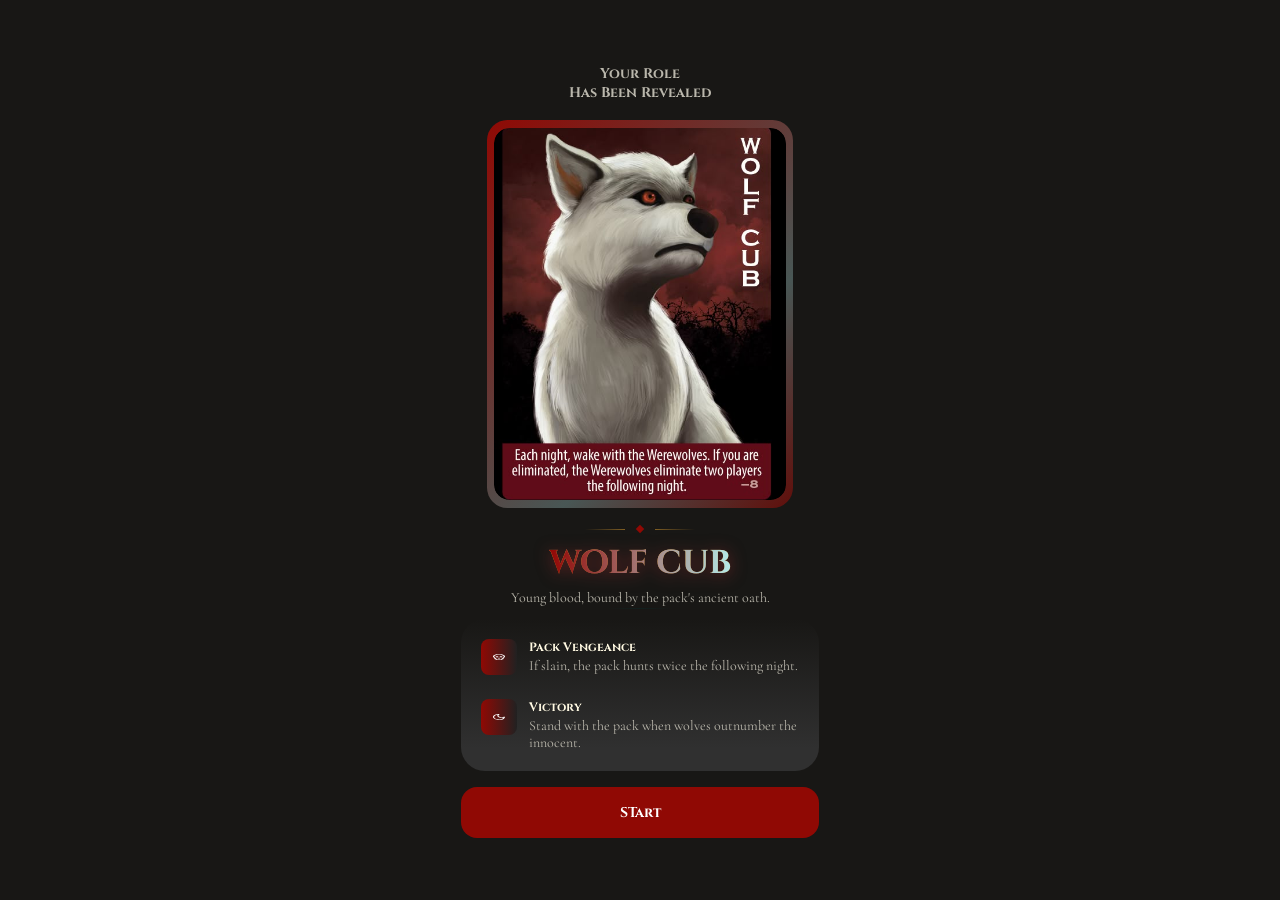
<file: handmade.html>
<!DOCTYPE html>
<html lang="en">
<head>
  <meta charset="UTF-8" />
  <meta name="viewport" content="width=device-width, initial-scale=1.0" />
  <title>Warewolf - Handmade</title>
  <link rel="preconnect" href="https://fonts.googleapis.com" />
  <link rel="preconnect" href="https://fonts.gstatic.com" crossorigin />
  <link href="https://fonts.googleapis.com/css2?family=Cinzel:wght@700&family=Cinzel+Decorative:wght@700&family=Cormorant+Garamond:wght@400&display=swap" rel="stylesheet" />
  <link rel="stylesheet" href="style.css" />
  <style>
    /* ── Handmade frame overrides (node 96:103) ─────────────── */

    /* top-section: gap 10px per Figma (base is 12px) */
    .top-section { gap: 10px; }

    /* role-name-container: 83px fixed height, children absolutely positioned */
    .role-name-container {
      display: block;   /* override base flex-direction:column */
      height: 83px;
    }

    /* deco-top-bar sits at top:0 inside the container */
    .deco-top-bar {
      position: absolute;
      top: 0;
      left: 0;
    }

    /* heading area: absolute at top:15px (96:115) */
    .role-heading-area {
      position: absolute;
      top: 15px;
      left: 0;
      width: 100%;
      display: flex;
      flex-direction: column;
      gap: 10px;
      padding-top: 0; /* override base */
    }

    /* title wrapper: fixed 36px height (96:116) */
    .role-title-wrapper { height: 36px; }

    /* subtitle wrapper: fixed 20px, single-line centered (96:118) */
    .role-subtitle-wrapper {
      position: relative;
      height: 20px;
      width: 100%;
      flex-shrink: 0;
    }
    .role-subtitle {
      position: absolute;
      left: 50%;
      transform: translateX(-50%);
      white-space: nowrap;
      top: 0;
    }

    /* deco-bottom-line: absolute at top:82px (96:120) */
    .deco-bottom-line {
      position: absolute;
      top: 82px;
      left: 0;
      margin-top: 0; /* override base */
    }
  </style>
</head>
<body>
  <div class="screen">
    <div class="container">

      <!-- Top section (96:105) -->
      <div class="top-section">

        <!-- Inner section (96:106) -->
        <div class="inner-section">

          <!-- Reveal title (96:107) -->
          <!-- figma-node-id:96:107 -->
          <div class="reveal-title">
            <p>Your Role</p>
            <p>Has Been Revealed</p>
          </div>

          <!-- Role card (96:108) -->
          <!-- figma-node-id:96:108 -->
          <div class="role-card">
            <div class="role-card-inner">
              <img
                class="role-image"
                src="assets/wolfcub.png"
                alt="Werewolf"
              />
            </div>
          </div>

          <!-- Role name container (96:110) — 285.734×83px, absolute children -->
          <!-- figma-node-id:96:110 -->
          <div class="role-name-container">

            <!-- Deco top bar (96:111) -->
            <!-- figma-node-id:96:111 -->
            <div class="deco-top-bar">
              <div class="deco-left-line"></div>
              <div class="deco-diamond-wrapper">
                <div class="deco-diamond"></div>
              </div>
              <div class="deco-right-line"></div>
            </div>

            <!-- Heading area (96:115) — top:15px -->
            <!-- figma-node-id:96:115 -->
            <div class="role-heading-area">

              <!-- Title wrapper (96:116) -->
              <!-- figma-node-id:96:116 -->
              <div class="role-title-wrapper">
                <h1 class="role-title">wolf cub</h1>
              </div>

              <!-- Subtitle wrapper (96:118) — single line -->
              <!-- figma-node-id:96:118 -->
              <div class="role-subtitle-wrapper">
                <p class="role-subtitle">Young blood, bound by the pack's ancient oath.</p>
              </div>

            </div>

            <!-- Deco bottom line (96:120) — top:82px -->
            <!-- figma-node-id:96:120 -->
            <div class="deco-bottom-line">
              <div class="deco-bottom-inner"></div>
            </div>

          </div>
        </div>

        <!-- Info card (96:122) -->
        <!-- figma-node-id:96:122 -->
        <div class="info-card">

          <!-- Ability row (96:123) -->
          <!-- figma-node-id:96:123 -->
          <div class="info-row">
            <div class="icon-btn">
              <!-- figma-node-id:I96:124;96:67 -->
              <div class="icon-inner icon-inner--ability">
                <img
                  class="icon-img"
                  src="assets/icon-ability.svg"
                  alt="Ability icon"
                />
              </div>
            </div>
            <div class="info-text">
              <!-- figma-node-id:96:126 -->
              <p class="info-label">Pack Vengeance</p>
              <!-- figma-node-id:96:127 -->
              <p class="info-desc">If slain, the pack hunts twice the following night.</p>
            </div>
          </div>

          <!-- Win Condition row (96:128) -->
          <!-- figma-node-id:96:128 -->
          <div class="info-row">
            <div class="icon-btn">
              <!-- figma-node-id:I96:129;96:76 -->
              <div class="icon-inner icon-inner--win">
                <img
                  class="icon-img"
                  src="assets/icon-win.svg"
                  alt="Win condition icon"
                />
              </div>
            </div>
            <div class="info-text">
              <!-- figma-node-id:96:131 -->
              <p class="info-label">Victory</p>
              <!-- figma-node-id:96:132 -->
              <p class="info-desc">Stand with the pack when wolves outnumber the innocent.</p>
            </div>
          </div>

        </div>
      </div>

      <!-- Start button (96:133) -->
      <!-- figma-node-id:96:133 -->
      <button class="start-btn">STart</button>

    </div>
  </div>
</body>
</html>
</file>
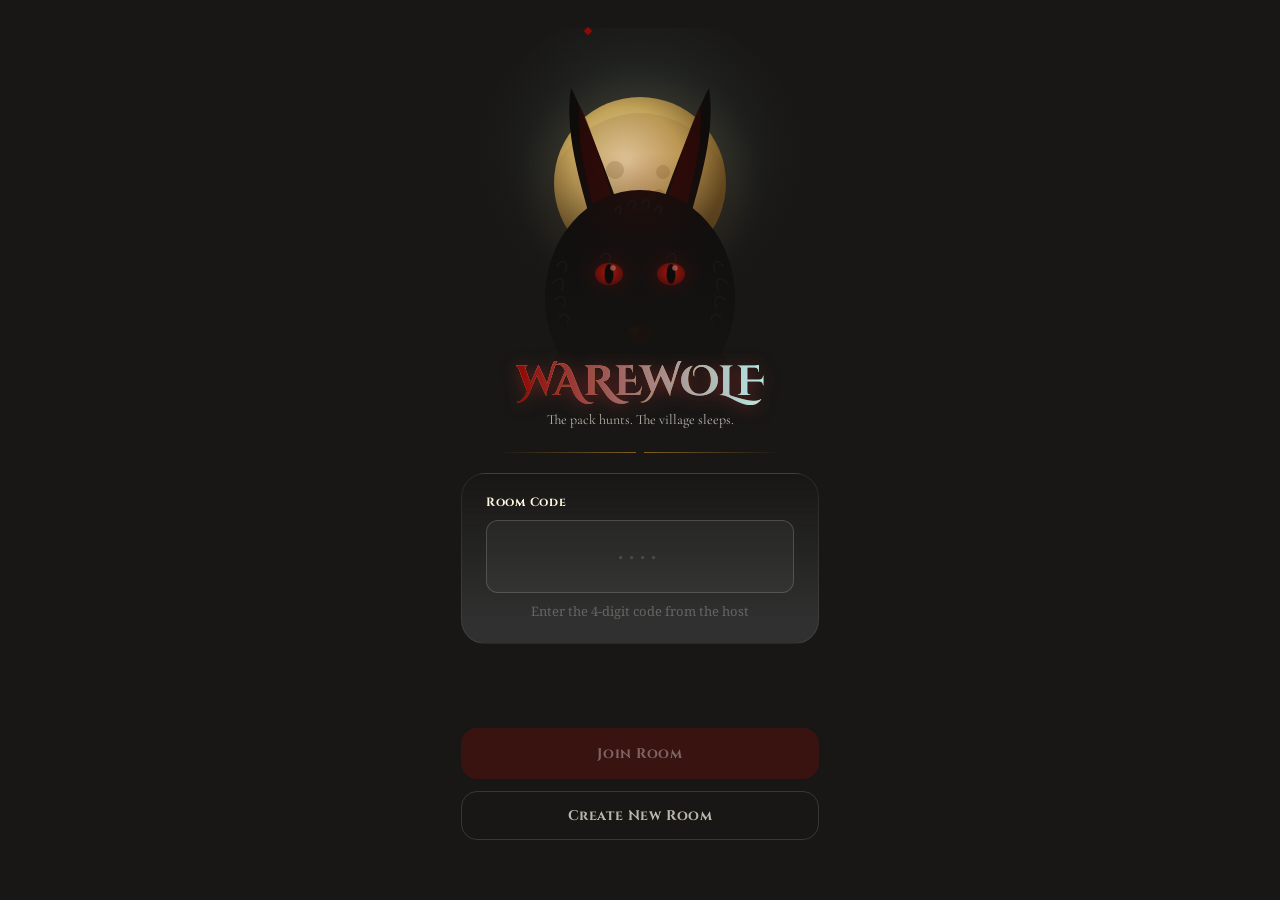
<file: join.html>
<!DOCTYPE html>
<html lang="en">
<head>
  <meta charset="UTF-8" />
  <meta name="viewport" content="width=device-width, initial-scale=1.0" />
  <title>Warewolf - Join Game</title>
  <link rel="preconnect" href="https://fonts.googleapis.com" />
  <link rel="preconnect" href="https://fonts.gstatic.com" crossorigin />
  <link href="https://fonts.googleapis.com/css2?family=Cinzel:wght@700&family=Cinzel+Decorative:wght@700&family=Cormorant+Garamond:wght@400&family=Noto+Serif+Thai:wght@400;600&display=swap" rel="stylesheet" />
  <link rel="stylesheet" href="style.css" />
  <style>
    .join-container {
      display: flex;
      flex-direction: column;
      align-items: center;
      min-height: 844px;
      width: 100%;
    }

    /* ── Cover hero ── */
    .cover-hero {
      position: relative;
      width: 100%;
      height: 420px;
      flex-shrink: 0;
      overflow: hidden;
    }

    .cover-img {
      width: 100%;
      height: 100%;
      object-fit: cover;
      object-position: center top;
      display: block;
    }

    /* gradient fade bottom */
    .cover-fade {
      position: absolute;
      inset: 0;
      background: linear-gradient(
        to bottom,
        rgba(24,23,21,0.1)  0%,
        rgba(24,23,21,0.0) 30%,
        rgba(24,23,21,0.6) 72%,
        rgba(24,23,21,1.0) 100%
      );
    }

    /* title overlaid on cover */
    .cover-title-area {
      position: absolute;
      bottom: 20px;
      left: 0;
      right: 0;
      display: flex;
      flex-direction: column;
      align-items: center;
      gap: 6px;
      padding: 0 24px;
    }

    .game-title {
      font-family: var(--font-cinzel-deco);
      font-weight: 700;
      font-size: 42px;
      line-height: 1.05;
      text-align: center;
      background-image:
        var(--gradient-title),
        linear-gradient(180deg, rgb(230,210,153) 0%, rgb(232,165,48) 40%, rgb(152,89,27) 100%);
      -webkit-background-clip: text;
      -webkit-text-fill-color: transparent;
      background-clip: text;
      filter: var(--effect-title-shadow);
    }

    .game-tagline {
      font-family: var(--font-cormorant);
      font-weight: 400;
      font-size: 14px;
      color: var(--color-cream);
      text-align: center;
    }

    /* ── Bottom content ── */
    .bottom-content {
      display: flex;
      flex-direction: column;
      align-items: center;
      gap: 20px;
      padding: 4px 16px 32px;
      width: 100%;
      flex: 1;
    }

    /* ── Deco separator ── */
    .deco-sep {
      display: flex;
      align-items: center;
      width: 100%;
      max-width: 285.734px;
      gap: 8px;
      flex-shrink: 0;
    }

    .deco-sep .deco-line {
      flex: 1;
      height: 1px;
    }

    .deco-sep .deco-line-l { background: var(--gradient-deco-gold-l); }
    .deco-sep .deco-line-r { background: var(--gradient-deco-gold-r); }

    /* ── Input card ── */
    .input-card {
      width: 100%;
      border-radius: 24px;
      background: var(--gradient-card-bg);
      border: 1px solid rgba(186,183,172,0.1);
      padding: 20px 24px;
      display: flex;
      flex-direction: column;
      gap: 10px;
    }

    .input-label {
      font-family: var(--font-cinzel);
      font-weight: 700;
      font-size: 12px;
      color: var(--color-cream-light);
      letter-spacing: 0.06em;
    }

    .room-input {
      width: 100%;
      background: rgba(255,255,255,0.04);
      border: 1px solid rgba(186,183,172,0.25);
      border-radius: 12px;
      padding: 14px;
      font-family: var(--font-cinzel);
      font-weight: 700;
      font-size: 32px;
      color: var(--color-cream-light);
      text-align: center;
      letter-spacing: 0.4em;
      outline: none;
      transition: border-color 0.2s, background 0.2s;
      caret-color: var(--color-brand-red);
    }

    .room-input::placeholder {
      color: rgba(186,183,172,0.2);
      letter-spacing: 0.25em;
      font-size: 24px;
    }

    .room-input:focus {
      border-color: rgba(144,9,4,0.65);
      background: rgba(144,9,4,0.07);
    }

    .room-input.is-error {
      border-color: rgba(144,9,4,0.85);
      background: rgba(144,9,4,0.12);
      color: var(--color-white);
    }

    .input-hint {
      font-family: 'Noto Serif Thai', var(--font-cormorant);
      font-size: 13px;
      color: rgba(186,183,172,0.4);
      text-align: center;
      line-height: 1.5;
    }

    .input-error {
      display: none;
      font-family: 'Noto Serif Thai', var(--font-cormorant);
      font-weight: 600;
      font-size: 13px;
      color: var(--color-brand-red);
      text-align: center;
      line-height: 1.5;
    }

    .input-error.is-visible {
      display: block;
    }

    /* ── Buttons ── */
    .action-area {
      width: 100%;
      display: flex;
      flex-direction: column;
      gap: 12px;
      margin-top: auto;
    }

    .join-btn {
      width: 100%;
      background-color: var(--color-brand-red);
      border: none;
      border-radius: 16px;
      padding: 16px;
      font-family: var(--font-cinzel);
      font-weight: 700;
      font-size: 14px;
      color: var(--color-white);
      text-align: center;
      cursor: pointer;
      transition: background-color 0.2s;
      letter-spacing: 0.04em;
      flex-shrink: 0;
    }

    .join-btn:hover  { background-color: #b00a05; }
    .join-btn:active { background-color: #700703; }

    .join-btn:disabled {
      background-color: rgba(144,9,4,0.28);
      cursor: not-allowed;
      color: rgba(255,255,255,0.35);
    }

    .create-btn {
      width: 100%;
      background: transparent;
      border: 1px solid rgba(186,183,172,0.2);
      border-radius: 16px;
      padding: 14px;
      font-family: var(--font-cinzel);
      font-weight: 700;
      font-size: 14px;
      color: var(--color-cream);
      text-align: center;
      cursor: pointer;
      transition: border-color 0.2s, background 0.2s;
      letter-spacing: 0.04em;
      flex-shrink: 0;
    }

    .create-btn:hover {
      border-color: rgba(186,183,172,0.45);
      background: rgba(255,255,255,0.03);
    }
  </style>
</head>
<body>
  <div class="screen">
    <div class="join-container">

      <!-- Cover hero with werewolf image -->
      <div class="cover-hero">
        <img class="cover-img" src="assets/werewolf-cover.svg" alt="Warewolf" />
        <div class="cover-fade"></div>
        <div class="cover-title-area">
          <h1 class="game-title">WAREWOLF</h1>
          <p class="game-tagline">The pack hunts. The village sleeps.</p>
        </div>
      </div>

      <!-- Bottom content -->
      <div class="bottom-content">

        <!-- Deco separator -->
        <div class="deco-sep">
          <div class="deco-line deco-line-l"></div>
          <div class="deco-diamond-wrapper">
            <div class="deco-diamond"></div>
          </div>
          <div class="deco-line deco-line-r"></div>
        </div>

        <!-- Input card -->
        <div class="input-card">
          <p class="input-label">Room Code</p>
          <input
            type="text"
            id="roomCode"
            class="room-input"
            placeholder="····"
            maxlength="4"
            inputmode="numeric"
            autocomplete="off"
            spellcheck="false"
            aria-describedby="roomHint roomError"
            aria-invalid="false"
          />
          <p class="input-hint" id="roomHint">Enter the 4-digit code from the host</p>
          <p class="input-error" id="roomError" role="alert" aria-live="polite">ไม่พบห้องนี้ ตรวจสอบรหัสแล้วลองอีกครั้ง</p>
        </div>

        <!-- Actions -->
        <div class="action-area">
          <button class="join-btn" id="joinBtn" disabled>Join Room</button>
          <button class="create-btn">Create New Room</button>
        </div>

      </div>
    </div>
  </div>

  <script>
    const VALID_ROOM_CODE = '1234';
    const input = document.getElementById('roomCode');
    const joinBtn = document.getElementById('joinBtn');
    const roomError = document.getElementById('roomError');

    function setError(isError) {
      input.classList.toggle('is-error', isError);
      roomError.classList.toggle('is-visible', isError);
      input.setAttribute('aria-invalid', String(isError));
    }

    input.addEventListener('input', () => {
      input.value = input.value.replace(/\D/g, '').slice(0, 4);
      setError(false);
      joinBtn.disabled = input.value.length < 4;
    });

    joinBtn.addEventListener('click', () => {
      if (input.value.length === 4) {
        if (input.value !== VALID_ROOM_CODE) {
          setError(true);
          return;
        }
        alert('Joining room ' + input.value + '…');
      }
    });
  </script>
</body>
</html>
</file>
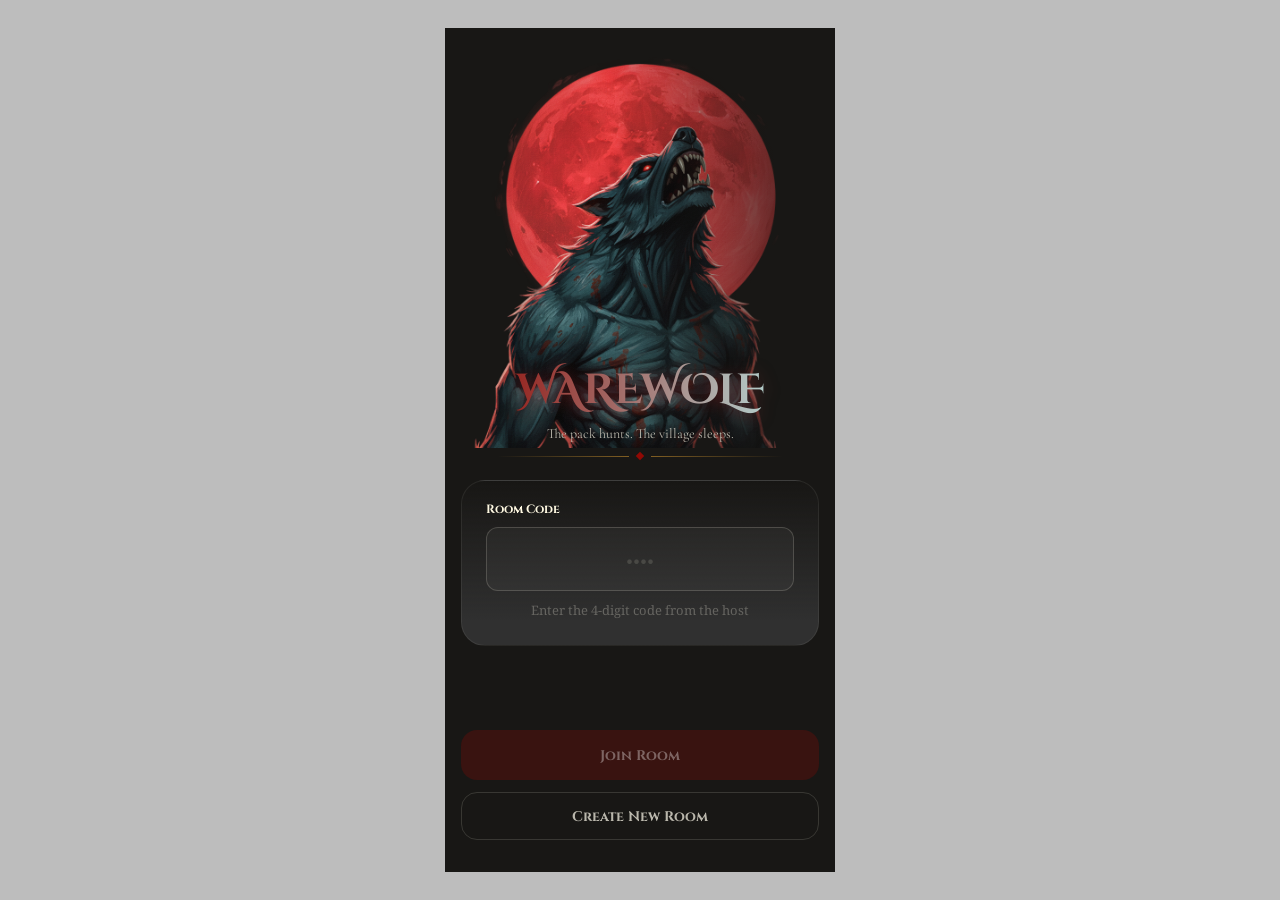
<file: login-screen-2.html>
<!DOCTYPE html>
<html lang="en">
<head>
  <meta charset="UTF-8" />
  <meta name="viewport" content="width=device-width, initial-scale=1.0" />
  <title>Warewolf - Login Screen 2</title>
  <link rel="preconnect" href="https://fonts.googleapis.com" />
  <link rel="preconnect" href="https://fonts.gstatic.com" crossorigin />
  <link href="https://fonts.googleapis.com/css2?family=Cinzel:wght@700&family=Cinzel+Decorative:wght@700&family=Cormorant+Garamond:wght@400&family=Noto+Serif+Thai:wght@400&display=swap" rel="stylesheet" />
  <link rel="stylesheet" href="figma-export.css" />
</head>
<body>
  <main class="screen login-screen" data-node-id="877:390" data-name="Login / screen 2">
    <section class="cover-hero" data-node-id="877:391">
      <div class="cover-image" data-node-id="877:392">
        <img src="assets/877-393.png" alt="Werewolf cover" data-node-id="877:393" />
      </div>
      <div class="cover-fade" data-node-id="877:394"></div>
      <div class="cover-title-area" data-node-id="877:395">
        <h1 class="game-title" data-node-id="877:396">WAREWOLF</h1>
        <p class="game-tagline" data-node-id="877:397">The pack hunts. The village sleeps.</p>
      </div>
    </section>

    <section class="login-content" data-node-id="877:398">
      <div class="login-deco" data-node-id="877:399">
        <div class="login-deco-line" data-node-id="877:400"></div>
        <div class="login-deco-diamond" data-node-id="877:401"></div>
        <div class="login-deco-line" data-node-id="877:402"></div>
      </div>

      <section class="input-card" data-node-id="877:403">
        <p class="input-label" data-node-id="877:404">Room Code</p>
        <div class="room-input" data-node-id="877:405">
          <span data-node-id="877:406">····</span>
        </div>
        <p class="input-hint" data-node-id="877:407">Enter the 4-digit code from the host</p>
      </section>

      <div class="action-spacer" data-node-id="877:408"></div>

      <div class="action-area" data-node-id="877:409">
        <button class="join-btn" data-node-id="877:410">Join Room</button>
        <button class="create-btn" data-node-id="877:411">Create New Room</button>
      </div>
    </section>
  </main>
</body>
</html>
</file>
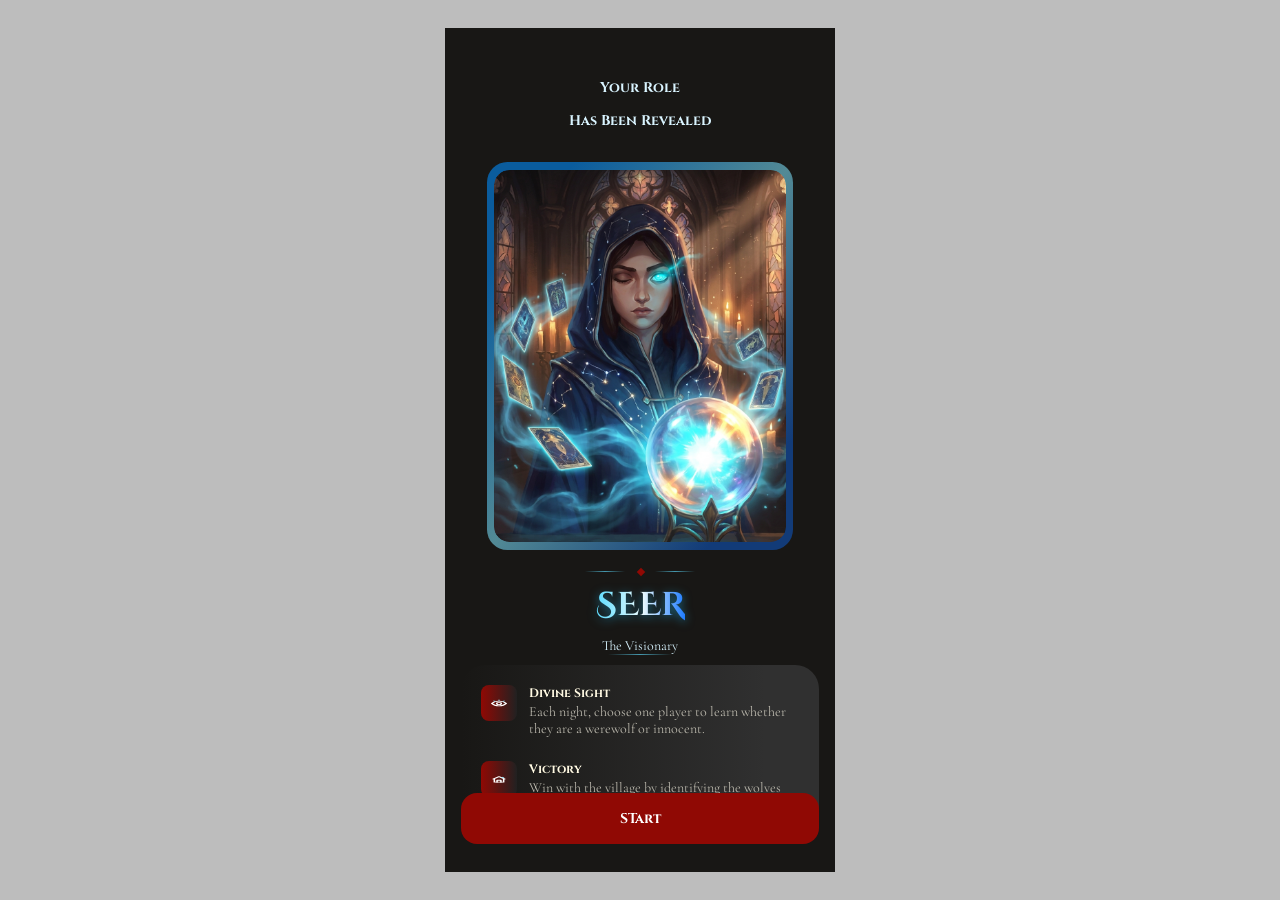
<file: seer.html>
<!DOCTYPE html>
<html lang="en">
<head>
  <meta charset="UTF-8" />
  <meta name="viewport" content="width=device-width, initial-scale=1.0" />
  <title>Warewolf - Seer</title>
  <link rel="preconnect" href="https://fonts.googleapis.com" />
  <link rel="preconnect" href="https://fonts.gstatic.com" crossorigin />
  <link href="https://fonts.googleapis.com/css2?family=Cinzel:wght@700&family=Cinzel+Decorative:wght@700&family=Cormorant+Garamond:wght@400&family=Noto+Serif+Thai:wght@400&display=swap" rel="stylesheet" />
  <link rel="stylesheet" href="figma-export.css" />
</head>
<body>
  <main class="screen role-screen seer-screen" data-node-id="897:40" data-name="SEER">
    <section class="role-top" data-node-id="897:42">
      <div class="role-inner" data-node-id="897:43">
        <div class="reveal-title" data-node-id="897:44">
          <p>Your Role</p>
          <p>Has Been Revealed</p>
        </div>

        <div class="role-card" data-node-id="897:45">
          <div class="role-card-inner" data-node-id="897:46">
            <img class="role-image" src="assets/897-46.png" alt="Seer" />
          </div>
        </div>

        <div class="role-name" data-node-id="897:47">
          <div class="deco-top" data-node-id="897:48">
            <div class="deco-line deco-line--left" data-node-id="897:49"></div>
            <div class="deco-diamond" data-node-id="897:50"></div>
            <div class="deco-line deco-line--right" data-node-id="897:51"></div>
          </div>
          <div class="role-heading" data-node-id="897:52">
            <h1 class="role-title" data-node-id="897:54">SEER</h1>
            <p class="role-subtitle" data-node-id="897:56">The Visionary</p>
          </div>
          <div class="deco-bottom" data-node-id="897:57">
            <div class="deco-bottom-inner" data-node-id="897:58"></div>
          </div>
        </div>
      </div>

      <section class="info-card" data-node-id="897:59">
        <div class="info-row" data-node-id="897:60">
          <div class="icon-btn" data-node-id="900:40">
            <img class="icon-img" src="assets/900-47.svg" alt="" />
          </div>
          <div class="info-text" data-node-id="897:62">
            <p class="info-label" data-node-id="897:63">Divine Sight</p>
            <p class="info-desc" data-node-id="897:64">Each night, choose one player to learn whether they are a werewolf or innocent.</p>
          </div>
        </div>
        <div class="info-row" data-node-id="897:65">
          <div class="icon-btn" data-node-id="900:51">
            <img class="icon-img" src="assets/900-54.svg" alt="" />
          </div>
          <div class="info-text" data-node-id="897:67">
            <p class="info-label" data-node-id="897:68">Victory</p>
            <p class="info-desc" data-node-id="897:69">Win with the village by identifying the wolves before they overrun the town.</p>
          </div>
        </div>
      </section>
    </section>

    <button class="start-btn" data-node-id="897:70">STart</button>
  </main>
</body>
</html>
</file>
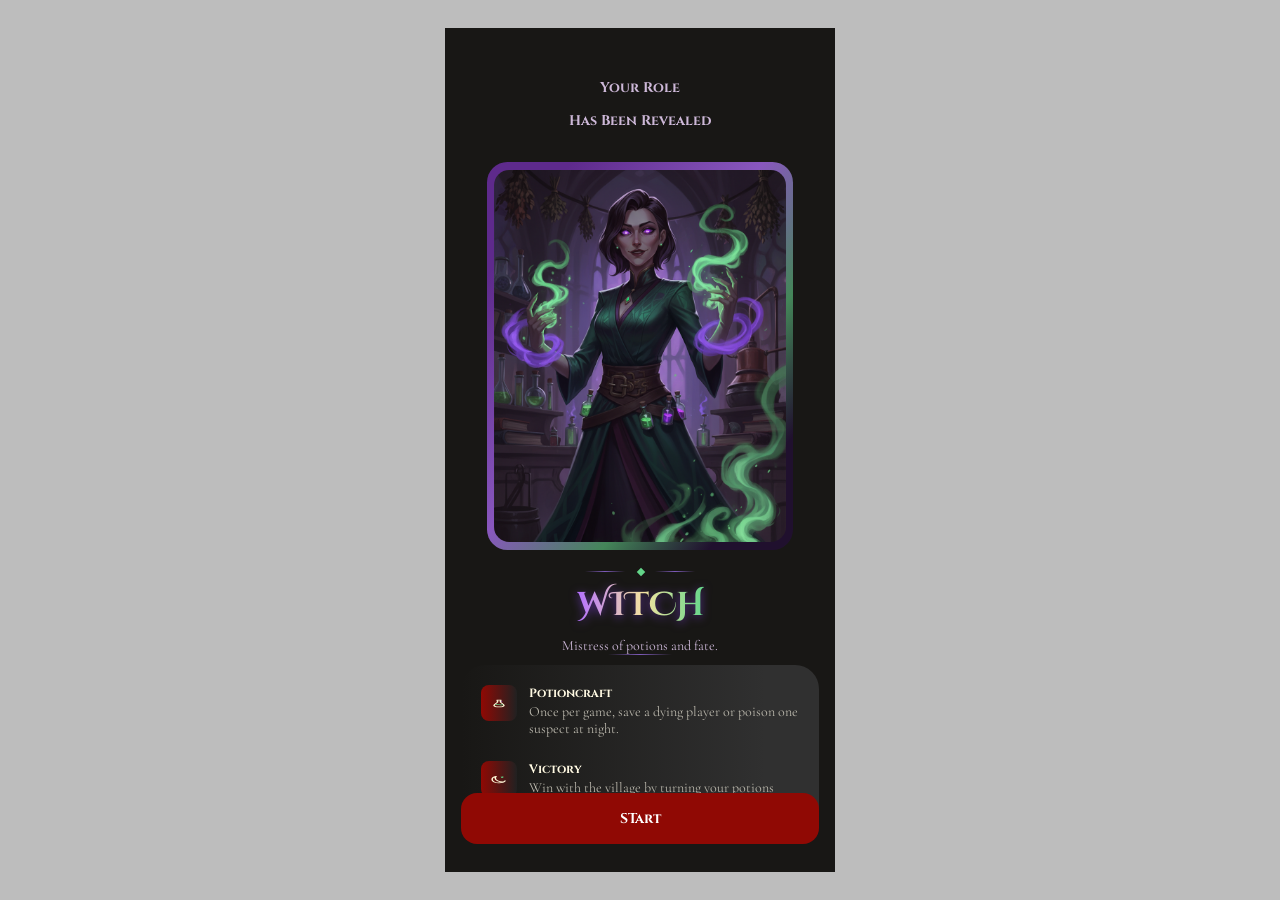
<file: witch.html>
<!DOCTYPE html>
<html lang="en">
<head>
  <meta charset="UTF-8" />
  <meta name="viewport" content="width=device-width, initial-scale=1.0" />
  <title>Warewolf - Witch</title>
  <link rel="preconnect" href="https://fonts.googleapis.com" />
  <link rel="preconnect" href="https://fonts.gstatic.com" crossorigin />
  <link href="https://fonts.googleapis.com/css2?family=Cinzel:wght@700&family=Cinzel+Decorative:wght@700&family=Cormorant+Garamond:wght@400&family=Noto+Serif+Thai:wght@400&display=swap" rel="stylesheet" />
  <link rel="stylesheet" href="figma-export.css" />
</head>
<body>
  <main class="screen role-screen witch-screen" data-node-id="908:8" data-name="WITCH">
    <section class="role-top" data-node-id="908:9">
      <div class="role-inner" data-node-id="908:10">
        <div class="reveal-title" data-node-id="908:11">
          <p>Your Role</p>
          <p>Has Been Revealed</p>
        </div>

        <div class="role-card" data-node-id="908:12">
          <div class="role-card-inner" data-node-id="908:13">
            <img class="role-image role-image--witch" src="assets/908-14.png" alt="Witch" />
          </div>
        </div>

        <div class="role-name" data-node-id="908:15">
          <div class="deco-top" data-node-id="908:16">
            <div class="deco-line deco-line--left" data-node-id="908:17"></div>
            <div class="deco-diamond" data-node-id="908:19"></div>
            <div class="deco-line deco-line--right" data-node-id="908:20"></div>
          </div>
          <div class="role-heading" data-node-id="908:21">
            <h1 class="role-title" data-node-id="908:23">WITCH</h1>
            <p class="role-subtitle" data-node-id="908:25">Mistress of potions and fate.</p>
          </div>
          <div class="deco-bottom" data-node-id="908:26">
            <div class="deco-bottom-inner" data-node-id="908:27"></div>
          </div>
        </div>
      </div>

      <section class="info-card" data-node-id="908:28">
        <div class="info-row" data-node-id="908:29">
          <div class="icon-btn" data-node-id="908:30">
            <img class="icon-img" src="assets/908-47.svg" alt="" />
          </div>
          <div class="info-text" data-node-id="908:34">
            <p class="info-label" data-node-id="908:35">Potioncraft</p>
            <p class="info-desc" data-node-id="908:36">Once per game, save a dying player or poison one suspect at night.</p>
          </div>
        </div>
        <div class="info-row" data-node-id="908:37">
          <div class="icon-btn" data-node-id="908:38">
            <img class="icon-img" src="assets/908-52.svg" alt="" />
          </div>
          <div class="info-text" data-node-id="908:42">
            <p class="info-label" data-node-id="908:43">Victory</p>
            <p class="info-desc" data-node-id="908:44">Win with the village by turning your potions against the werewolves.</p>
          </div>
        </div>
      </section>
    </section>

    <button class="start-btn" data-node-id="908:45">STart</button>
  </main>
</body>
</html>
</file>
<file: style.css>
/* ============================================================
   Figma Design Tokens → CSS Custom Properties
   Source: POC-TEST-FIGMA-CLAUDE (lOwNSYgupZrmcUcEekXOkC)
   ============================================================ */
:root {
  /* Colors — Woft palette */
  --color-bg-dark:       #181715; /* Woft/BG/Dark Grey */
  --color-bg-grey:       #303030; /* Woft/BG/BG Grey */
  --color-brand-red:     #900904; /* Woft/Brand/Red */
  --color-cream:         #BAB7AC; /* Woft/Drak Cream */
  --color-cream-light:   #FFF9E2;
  --color-white:         #FFFFFF;
  --color-icon-dark:     #212121;

  /* Gradients */
  --gradient-bg:         linear-gradient(134.999deg, #900904 0%, rgba(185,234,232,0.3) 66.667%, rgba(144,9,4,0.6) 100%);
  --gradient-icon:       linear-gradient(to right, #900904, #212121);
  --gradient-card-bg:    linear-gradient(to bottom, rgba(48,48,48,0) 0%, #303030 85%);
  --gradient-title:      linear-gradient(90deg, rgb(146,5,3) 0%, rgb(181,234,232) 100%);
  --gradient-deco-gold-l: linear-gradient(to right, rgba(0,0,0,0), rgba(232,165,48,0.5));
  --gradient-deco-gold-r: linear-gradient(to left,  rgba(0,0,0,0), rgba(232,165,48,0.5));
  --gradient-deco-bottom: linear-gradient(to right, rgba(0,0,0,0), rgba(0,51,51,0.3), rgba(0,0,0,0));

  /* Typography — text/* tokens */
  --font-cinzel:         'Cinzel', sans-serif;
  --font-cinzel-deco:    'Cinzel Decorative', sans-serif;
  --font-cormorant:      'Cormorant Garamond', sans-serif;

  /* text/display/h1 */
  --text-h1-family:      var(--font-cinzel-deco);
  --text-h1-size:        33px;
  --text-h1-weight:      700;

  /* text/label/large */
  --text-label-lg-family: var(--font-cinzel);
  --text-label-lg-size:   14px;
  --text-label-lg-weight: 700;

  /* text/label/medium */
  --text-label-md-family: var(--font-cinzel);
  --text-label-md-size:   12px;
  --text-label-md-weight: 700;

  /* text/body/large */
  --text-body-lg-family:  var(--font-cormorant);
  --text-body-lg-size:    14px;
  --text-body-lg-weight:  400;

  /* Effects */
  --effect-title-shadow: drop-shadow(0px 2px 8px rgba(185,48,50,0.5)); /* Title token */
}

/* ============================================================
   Reset
   ============================================================ */
*, *::before, *::after {
  box-sizing: border-box;
  margin: 0;
  padding: 0;
}

body {
  background-color: var(--color-bg-dark);
  min-height: 100dvh;
  display: flex;
  align-items: center;
  justify-content: center;
}

/* ============================================================
   Screen & container  (mirrors Figma node 145:33)
   ============================================================ */
.screen {
  width: 390px;
  min-height: 844px;
  background-color: var(--color-bg-dark);
  position: relative;
}

/* flex col, gap-16px, items-center, pt-24 pb-28 px-16 */
.container {
  display: flex;
  flex-direction: column;
  gap: 16px;
  min-height: 844px;
  padding: 24px 16px 28px;
  align-items: center;
  justify-content: flex-start;
}

/* ============================================================
   Top section  (145:34) — flex-1, flex col, gap-12px, pt-12
   ============================================================ */
.top-section {
  display: flex;
  flex-direction: column;
  gap: 12px;
  align-items: flex-start;
  width: 100%;
  padding-top: 12px;
}

/* ============================================================
   Inner section  (145:35) — groups title + card + name
   gap-18px, px-24px, items-center, w-full
   ============================================================ */
.inner-section {
  display: flex;
  flex-direction: column;
  gap: 18px;
  align-items: center;
  padding: 0 24px;
  width: 100%;
  flex-shrink: 0;
}

/* ============================================================
   Reveal title  (145:36)
   ============================================================ */
.reveal-title {
  font-family: var(--text-label-lg-family);
  font-weight: var(--text-label-lg-weight);
  font-size: var(--text-label-lg-size);
  color: var(--color-cream);
  text-align: center;
  line-height: normal;
  width: 100%;
}

/* ============================================================
   Role card  (145:37) — 306.306 × 388px, gradient border
   ============================================================ */
.role-card {
  width: 306.306px;
  height: 388px;
  border-radius: 20.392px;
  padding: 7.647px;
  background: var(--gradient-bg);
  flex-shrink: 0;
}

.role-card-inner {
  width: 100%;
  height: 100%;
  border-radius: 15.294px;
  overflow: hidden;
}

.role-image {
  width: 100%;
  height: 100%;
  object-fit: cover;
  display: block;
  border-radius: 15.294px;
}

/* ============================================================
   Role name container  (145:39) — 285.734 × 83px, absolute children
   ============================================================ */
.role-name-container {
  position: relative;
  width: 285.734px;
  flex-shrink: 0;
  display: flex;
  flex-direction: column;
}

/* --- Top deco bar (145:40) --------------------------------- */
.deco-top-bar {
  position: relative;
  width: 285.734px;
  height: 6px;
  flex-shrink: 0;
}

.deco-left-line {
  position: absolute;
  left: 87.86px;
  top: 2.5px;
  width: 40px;
  height: 1px;
  background: var(--gradient-deco-gold-l);
}

.deco-diamond-wrapper {
  position: absolute;
  left: 138.62px;
  top: -1.24px;
  width: 8.485px;
  height: 8.485px;
  display: flex;
  align-items: center;
  justify-content: center;
}

.deco-diamond {
  width: 6px;
  height: 6px;
  background-color: var(--color-brand-red);
  transform: rotate(45deg);
  flex-shrink: 0;
}

.deco-right-line {
  position: absolute;
  left: 157.86px;
  top: 2.5px;
  width: 40px;
  height: 1px;
  background: var(--gradient-deco-gold-r);
}

/* --- Name content area — follows deco-top-bar in flow ----- */
.role-heading-area {
  padding-top: 9px;
  width: 100%;
  display: flex;
  flex-direction: column;
  gap: 10px;
  align-items: center;
}

/* Heading wrapper — drop-shadow, auto height */
.role-title-wrapper {
  width: 100%;
  display: flex;
  justify-content: center;
  filter: var(--effect-title-shadow);
  flex-shrink: 0;
}

.role-title {
  font-family: var(--text-h1-family);
  font-weight: var(--text-h1-weight);
  font-size: var(--text-h1-size);
  line-height: normal;
  white-space: nowrap;
  background-image:
    var(--gradient-title),
    linear-gradient(180deg, rgb(230,210,153) 0%, rgb(232,165,48) 40%, rgb(152,89,27) 100%);
  -webkit-background-clip: text;
  -webkit-text-fill-color: transparent;
  background-clip: text;
}

/* Subtitle wrapper — auto height รองรับ multiline */
.role-subtitle-wrapper {
  width: 100%;
  flex-shrink: 0;
}

.role-subtitle {
  font-family: var(--text-body-lg-family);
  font-weight: var(--text-body-lg-weight);
  font-size: var(--text-body-lg-size);
  line-height: 1.6;
  color: var(--color-cream);
  text-align: center;
  width: 100%;
}

/* --- Bottom deco line — follows content in flow ------------ */
.deco-bottom-line {
  width: 285.734px;
  height: 1px;
  margin-top: 10px;
  display: flex;
  align-items: center;
  justify-content: center;
  padding: 0 110.875px 0 110.859px;
}

.deco-bottom-inner {
  flex: 1;
  height: 1px;
  background: var(--gradient-deco-bottom);
}

/* ============================================================
   Info card  (145:51) — gradient bg, rounded-24
   ============================================================ */
.info-card {
  width: 100%;
  border-radius: 24px;
  background: var(--gradient-card-bg);
  padding: 12px;
  display: flex;
  flex-direction: column;
  gap: 8px;
  flex-shrink: 0;
}

.info-row {
  display: flex;
  gap: 12px;
  align-items: flex-start;
  padding: 8px;
}

/* Icon button  (36×36px, rounded-8, gradient) */
.icon-btn {
  width: 36px;
  height: 36px;
  border-radius: 8px;
  background: var(--gradient-icon);
  display: flex;
  align-items: center;
  justify-content: center;
  padding: 0 9px;
  flex-shrink: 0;
}

/* Icon inner container — sized per Figma spec */
.icon-inner {
  position: relative;
  display: flex;
  align-items: center;
  justify-content: center;
}

.icon-inner--ability {
  width: 12px;
  height: 14.002px;
}

.icon-inner--win {
  width: 12px;
  height: 12px;
}

.icon-img {
  width: 100%;
  height: 100%;
  object-fit: contain;
  display: block;
}

/* Info text */
.info-text {
  flex: 1 0 0;
  display: flex;
  flex-direction: column;
  gap: 2px;
  min-width: 0;
  line-height: normal;
}

.info-label {
  font-family: var(--text-label-md-family);
  font-weight: var(--text-label-md-weight);
  font-size: var(--text-label-md-size);
  color: var(--color-cream-light);
  line-height: normal;
}

.info-desc {
  font-family: var(--text-body-lg-family);
  font-weight: var(--text-body-lg-weight);
  font-size: var(--text-body-lg-size);
  color: var(--color-cream);
  line-height: normal;
}

/* ============================================================
   Start button  (145:62)
   ============================================================ */
.start-btn {
  width: 100%;
  background-color: var(--color-brand-red);
  border: none;
  border-radius: 16px;
  padding: 16px;
  font-family: var(--text-label-lg-family);
  font-weight: var(--text-label-lg-weight);
  font-size: var(--text-label-lg-size);
  color: var(--color-white);
  text-align: center;
  cursor: pointer;
  flex-shrink: 0;
  line-height: normal;
  white-space: nowrap;
  transition: background-color 0.2s ease;
}

.start-btn:hover  { background-color: #b00a05; }
.start-btn:active { background-color: #700703; }
</file>
<file: figma-export.css>
/* Exported from POC-TEST-FIGMA-CLAUDE frames:
   SEER (897:40), WITCH (908:8), Login / screen 2 (877:390) */
:root {
  --woft-bg-dark: #181715;
  --woft-bg-grey: #303030;
  --woft-brand-red: #900904;
  --woft-cream: #fff9e2;
  --woft-dark-cream: #bab7ac;
  --woft-white: #ffffff;
  --woft-icon-dark: #212121;

  --font-cinzel: "Cinzel", serif;
  --font-cinzel-deco: "Cinzel Decorative", serif;
  --font-cormorant: "Cormorant Garamond", serif;
  --font-thai: "Noto Serif Thai", "Noto Sans", sans-serif;

  --gradient-info-card: linear-gradient(to right, rgba(48, 48, 48, 0) 0%, #303030 85%);
  --gradient-icon: linear-gradient(to right, #900904 0%, #212121 100%);
  --gradient-deco-gold-l: linear-gradient(to right, rgba(0, 0, 0, 0), rgba(232, 165, 48, 0.5));
  --gradient-deco-gold-r: linear-gradient(to right, rgba(232, 165, 48, 0.5), rgba(0, 0, 0, 0));
  --gradient-deco-bottom: linear-gradient(to right, rgba(0, 0, 0, 0), rgba(0, 51, 51, 0.3), rgba(0, 0, 0, 0));

  /* Figma paint styles created from SEER (897:40) */
  --figma-color-Woft-Role-Seer-Background: #181715; /* Woft/Role/Seer/Background */
  --figma-color-Woft-Role-Seer-Card-Border: linear-gradient(128.289deg, #0a5c9d 14.286%, rgba(130, 232, 255, 0.55) 50%, #123b78 85.714%); /* Woft/Role/Seer/Card Border */
  --figma-color-Woft-Role-Seer-Title-Text: linear-gradient(90deg, #5ddcff 0%, #eafbff 52%, #1f7cff 100%); /* Woft/Role/Seer/Title Text */
  --figma-color-Woft-Role-Seer-Deco-Line: linear-gradient(to right, rgba(0, 0, 0, 0), rgba(93, 220, 255, 0.65), rgba(0, 0, 0, 0)); /* Woft/Role/Seer/Deco Line */
  --figma-color-Woft-Role-Seer-Reveal-Text: #d9f4ff; /* Woft/Role/Seer/Reveal Text */

  /* Figma paint styles created from WITCH (908:8) */
  --figma-color-Woft-Role-Witch-Background: #181715; /* Woft/Role/Witch/Background */
  --figma-color-Woft-Role-Witch-Card-Border: linear-gradient(126.708deg, #5e2a8c 14.286%, rgba(180, 112, 255, 0.72) 46.429%, rgba(100, 214, 138, 0.58) 67.857%, #20102e 85.714%); /* Woft/Role/Witch/Card Border */
  --figma-color-Woft-Role-Witch-Title-Text: linear-gradient(90deg, #b470ff 0%, #f4e3a1 52%, #64d68a 100%); /* Woft/Role/Witch/Title Text */
  --figma-color-Woft-Role-Witch-Deco-Line: linear-gradient(to right, rgba(0, 0, 0, 0), rgba(169, 120, 255, 0.7), rgba(0, 0, 0, 0)); /* Woft/Role/Witch/Deco Line */
  --figma-color-Woft-Role-Witch-Deco-Diamond: #64d68a; /* Woft/Role/Witch/Deco Diamond */
  --figma-color-Woft-Role-Witch-Reveal-Text: #cdb8d8; /* Woft/Role/Witch/Reveal Text */
}

*,
*::before,
*::after {
  box-sizing: border-box;
}

body {
  margin: 0;
  min-height: 100dvh;
  display: grid;
  place-items: center;
  background: #bdbdbd;
}

button,
input {
  font: inherit;
}

.screen {
  width: 390px;
  height: 844px;
  overflow: hidden;
  position: relative;
  background: var(--role-background, var(--woft-bg-dark));
  color: var(--woft-dark-cream);
}

.role-screen {
  display: flex;
  flex-direction: column;
  gap: 16px;
  align-items: stretch;
  padding: 24px 16px 28px;
}

.role-top {
  display: flex;
  flex: 1 1 auto;
  min-height: 0;
  flex-direction: column;
  gap: 10px;
  padding-top: 12px;
}

.role-inner {
  display: flex;
  flex-direction: column;
  gap: 18px;
  align-items: center;
  padding: 0 24px;
}

.reveal-title {
  width: 310px;
  margin: 0;
  font-family: var(--font-cinzel);
  font-size: 14px;
  font-weight: 700;
  line-height: normal;
  text-align: center;
  color: var(--reveal-color, var(--woft-dark-cream));
}

.role-card {
  width: 306.306px;
  height: 388px;
  padding: 7.647px;
  border-radius: 20.392px;
  background: var(--role-card-border);
  overflow: hidden;
}

.role-card-inner {
  width: 100%;
  height: 100%;
  border-radius: 15.294px;
  overflow: hidden;
}

.role-image {
  width: 100%;
  height: 100%;
  display: block;
  object-fit: cover;
  border-radius: 15.294px;
}

.role-image--witch {
  height: 117.12%;
  object-position: center top;
  transform: translateY(-0.93%);
}

.role-name {
  width: 285.734px;
  display: flex;
  flex-direction: column;
  align-items: stretch;
}

.deco-top {
  position: relative;
  width: 285.734px;
  height: 6px;
}

.deco-line {
  position: absolute;
  top: 2.5px;
  width: 40px;
  height: 1px;
  background: var(--role-deco-line);
}

.deco-line--left {
  left: 87.86px;
}

.deco-line--right {
  left: 157.86px;
}

.deco-diamond {
  position: absolute;
  left: 140.9px;
  top: 1.24px;
  width: 6px;
  height: 6px;
  transform: rotate(45deg);
  background: var(--role-deco-diamond, var(--woft-brand-red));
}

.role-heading {
  display: flex;
  flex-direction: column;
  gap: 10px;
  align-items: center;
  padding-top: 9px;
}

.role-title {
  margin: 0;
  font-family: var(--font-cinzel-deco);
  font-size: 33px;
  font-weight: 700;
  line-height: normal;
  text-align: center;
  color: transparent;
  background: var(--role-title-fill);
  background-clip: text;
  -webkit-background-clip: text;
  filter: var(--role-title-shadow);
}

.role-subtitle {
  width: 285.734px;
  margin: 0;
  font-family: var(--font-cormorant);
  font-size: 14px;
  font-weight: 400;
  line-height: normal;
  color: var(--role-subtitle-color);
  text-align: center;
}

.deco-bottom {
  width: 285.734px;
  height: 1px;
  margin-top: 0;
  padding: 0 110.875px 0 110.859px;
}

.deco-bottom-inner {
  width: 64px;
  height: 1px;
  background: var(--role-deco-bottom);
}

.info-card {
  width: 100%;
  display: flex;
  flex-direction: column;
  gap: 8px;
  padding: 12px;
  border-radius: 24px;
  background: var(--gradient-info-card);
}

.info-row {
  display: flex;
  gap: 12px;
  align-items: flex-start;
  padding: 8px;
}

.icon-btn {
  width: 36px;
  height: 36px;
  flex: 0 0 auto;
  display: grid;
  place-items: center;
  border-radius: 8px;
  background: var(--gradient-icon);
}

.icon-img {
  width: var(--icon-size, 18px);
  height: var(--icon-size, 18px);
  object-fit: contain;
  display: block;
}

.info-text {
  min-width: 0;
  display: flex;
  flex: 1;
  flex-direction: column;
  gap: 2px;
}

.info-label,
.info-desc {
  margin: 0;
  line-height: normal;
}

.info-label {
  font-family: var(--font-cinzel);
  font-size: 12px;
  font-weight: 700;
  color: var(--woft-cream);
}

.info-desc {
  font-family: var(--font-cormorant);
  font-size: 14px;
  font-weight: 400;
  color: var(--woft-dark-cream);
}

.start-btn {
  width: 100%;
  min-height: 51px;
  display: grid;
  place-items: center;
  padding: 16px;
  border: 0;
  border-radius: 16px;
  background: var(--woft-brand-red);
  font-family: var(--font-cinzel);
  font-size: 14px;
  font-weight: 700;
  line-height: normal;
  color: var(--woft-white);
  text-align: center;
}

.seer-screen {
  --role-background: var(--figma-color-Woft-Role-Seer-Background);
  --reveal-color: var(--figma-color-Woft-Role-Seer-Reveal-Text);
  --role-card-border: var(--figma-color-Woft-Role-Seer-Card-Border);
  --role-title-fill: var(--figma-color-Woft-Role-Seer-Title-Text);
  --role-title-shadow: drop-shadow(0 2px 5px rgba(26, 191, 255, 0.52));
  --role-subtitle-color: var(--figma-color-Woft-Role-Seer-Reveal-Text);
  --role-deco-line: var(--figma-color-Woft-Role-Seer-Deco-Line);
  --role-deco-bottom: var(--figma-color-Woft-Role-Seer-Deco-Line);
}

.witch-screen {
  --role-background: var(--figma-color-Woft-Role-Witch-Background);
  --reveal-color: var(--figma-color-Woft-Role-Witch-Reveal-Text);
  --role-card-border: var(--figma-color-Woft-Role-Witch-Card-Border);
  --role-title-fill: var(--figma-color-Woft-Role-Witch-Title-Text);
  --role-title-shadow: drop-shadow(0 2px 5px rgba(143, 71, 255, 0.55));
  --role-subtitle-color: var(--figma-color-Woft-Role-Witch-Reveal-Text);
  --role-deco-line: var(--figma-color-Woft-Role-Witch-Deco-Line);
  --role-deco-bottom: var(--figma-color-Woft-Role-Witch-Deco-Line);
  --role-deco-diamond: var(--figma-color-Woft-Role-Witch-Deco-Diamond);
}

.login-screen {
  display: flex;
  flex-direction: column;
  align-items: center;
}

.cover-hero {
  position: relative;
  width: 390px;
  height: 420px;
  overflow: hidden;
  flex: 0 0 auto;
}

.cover-image {
  position: absolute;
  inset: 0;
  overflow: hidden;
}

.cover-image img {
  position: absolute;
  left: 2.28%;
  top: 4.22%;
  width: 95.43%;
  height: 132.92%;
  display: block;
  object-fit: cover;
}

.cover-fade {
  position: absolute;
  top: 0;
  left: 48px;
  width: 390px;
  height: 420px;
  background: linear-gradient(90deg, rgba(24, 23, 21, 0.1) 0%, rgba(24, 23, 21, 0) 30%, rgba(24, 23, 21, 0.6) 72%, #181715 100%);
}

.cover-title-area {
  position: absolute;
  left: 0;
  top: 334px;
  width: 390px;
  height: 66px;
  display: flex;
  flex-direction: column;
  gap: 6px;
  align-items: center;
  padding: 0 24px;
  text-align: center;
}

.game-title {
  width: 100%;
  margin: 0;
  font-family: var(--font-cinzel-deco);
  font-size: 42px;
  line-height: normal;
  color: transparent;
  background: linear-gradient(90deg, #900904, #b9eae8);
  background-clip: text;
  -webkit-background-clip: text;
  filter: drop-shadow(0 2px 8px rgba(185, 48, 50, 0.5));
}

.game-tagline {
  width: 100%;
  margin: 0;
  font-family: var(--font-cormorant);
  font-size: 14px;
  line-height: normal;
  color: var(--woft-dark-cream);
}

.login-content {
  width: 390px;
  height: 424px;
  display: flex;
  flex-direction: column;
  gap: 20px;
  align-items: center;
  padding: 4px 16px 32px;
}

.login-deco {
  width: 285.734px;
  height: 8.5px;
  display: flex;
  gap: 8px;
  align-items: center;
  justify-content: center;
}

.login-deco-line {
  flex: 1;
  height: 1px;
}

.login-deco-line:first-child {
  background: var(--gradient-deco-gold-l);
}

.login-deco-line:last-child {
  background: var(--gradient-deco-gold-r);
}

.login-deco-diamond {
  width: 6px;
  height: 6px;
  transform: rotate(45deg);
  background: var(--woft-brand-red);
}

.input-card {
  width: 100%;
  height: 166px;
  display: flex;
  flex-direction: column;
  gap: 10px;
  align-items: flex-start;
  padding: 20px 24px;
  border: 1px solid rgba(186, 183, 172, 0.1);
  border-radius: 24px;
  background: linear-gradient(to bottom, rgba(48, 48, 48, 0) 0%, #303030 85%);
}

.input-label {
  width: 100%;
  margin: 0;
  font-family: var(--font-cinzel);
  font-size: 12px;
  font-weight: 700;
  line-height: normal;
  color: var(--woft-cream);
}

.room-input {
  width: 100%;
  height: 64px;
  display: grid;
  place-items: center;
  padding: 14px;
  border: 1px solid rgba(186, 183, 172, 0.25);
  border-radius: 12px;
  background: rgba(255, 255, 255, 0.04);
}

.room-input span {
  font-family: var(--font-cinzel);
  font-size: 32px;
  font-weight: 700;
  line-height: normal;
  color: rgba(186, 183, 172, 0.2);
}

.input-hint {
  width: 100%;
  margin: 0;
  font-family: var(--font-thai);
  font-size: 13px;
  line-height: normal;
  color: rgba(186, 183, 172, 0.4);
  text-align: center;
}

.action-spacer {
  width: 100%;
  height: 44px;
  flex: 0 0 auto;
}

.action-area {
  width: 100%;
  height: 110px;
  display: flex;
  flex-direction: column;
  gap: 12px;
  align-items: center;
}

.join-btn,
.create-btn {
  width: 100%;
  border-radius: 16px;
  font-family: var(--font-cinzel);
  font-size: 14px;
  font-weight: 700;
  line-height: normal;
  text-align: center;
}

.join-btn {
  height: 51px;
  border: 0;
  background: rgba(144, 9, 4, 0.28);
  color: rgba(255, 255, 255, 0.35);
}

.create-btn {
  height: 48px;
  border: 1px solid rgba(186, 183, 172, 0.2);
  background: transparent;
  color: var(--woft-dark-cream);
}
</file>
